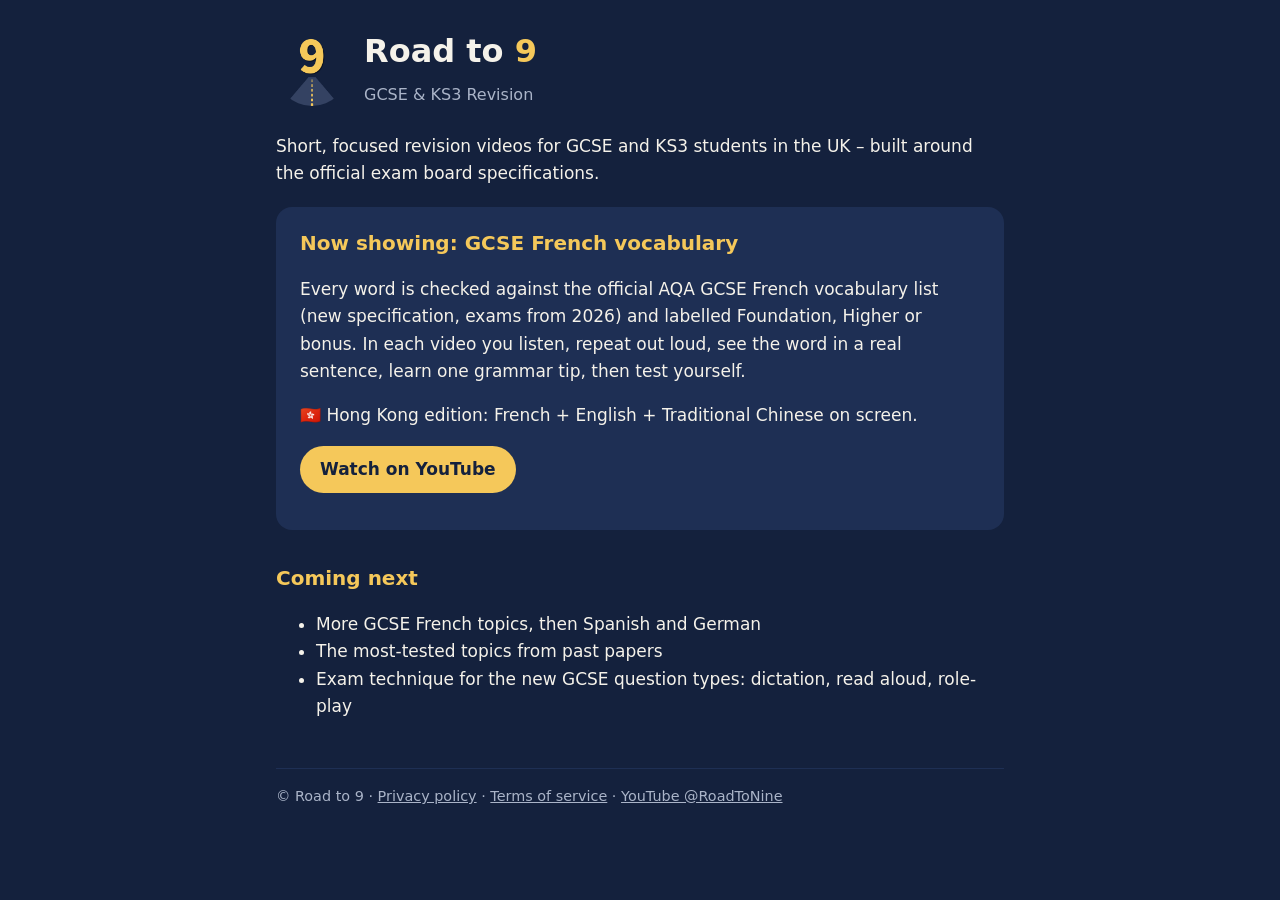
<file: index.html>
<!doctype html>
<html lang="en">
<head>
<meta charset="utf-8">
<meta name="viewport" content="width=device-width, initial-scale=1">
<title>Road to 9 – GCSE &amp; KS3 Revision</title>
<meta name="description" content="Road to 9: free, short GCSE and KS3 revision videos built around the official exam board specifications. Starting with GCSE French vocabulary from the AQA list.">
<link rel="icon" href="favicon.png">
<link rel="stylesheet" href="style.css">
</head>
<body>
<main>
<header>
  <img src="logo.png" alt="Road to 9 logo">
  <h1>Road to <span class="nine">9</span><br><span class="muted" style="font-size:1rem;font-weight:400">GCSE &amp; KS3 Revision</span></h1>
</header>

<p>Short, focused revision videos for GCSE and KS3 students in the UK – built around the official exam board specifications.</p>

<div class="card">
  <h2 style="margin-top:0">Now showing: GCSE French vocabulary</h2>
  <p>Every word is checked against the official AQA GCSE French vocabulary list (new specification, exams from 2026)
  and labelled Foundation, Higher or bonus. In each video you listen, repeat out loud, see the word in a real sentence,
  learn one grammar tip, then test yourself.</p>
  <p>🇭🇰 Hong Kong edition: French + English + Traditional Chinese on screen.</p>
  <p><a class="btn" href="https://www.youtube.com/@RoadToNine?sub_confirmation=1">Watch on YouTube</a></p>
</div>

<h2>Coming next</h2>
<ul>
  <li>More GCSE French topics, then Spanish and German</li>
  <li>The most-tested topics from past papers</li>
  <li>Exam technique for the new GCSE question types: dictation, read aloud, role-play</li>
</ul>

<footer>
  © Road to 9 · <a href="privacy.html">Privacy policy</a> · <a href="terms.html">Terms of service</a> · <a href="https://www.youtube.com/@RoadToNine">YouTube @RoadToNine</a>
</footer>
</main>
</body>
</html>
</file>
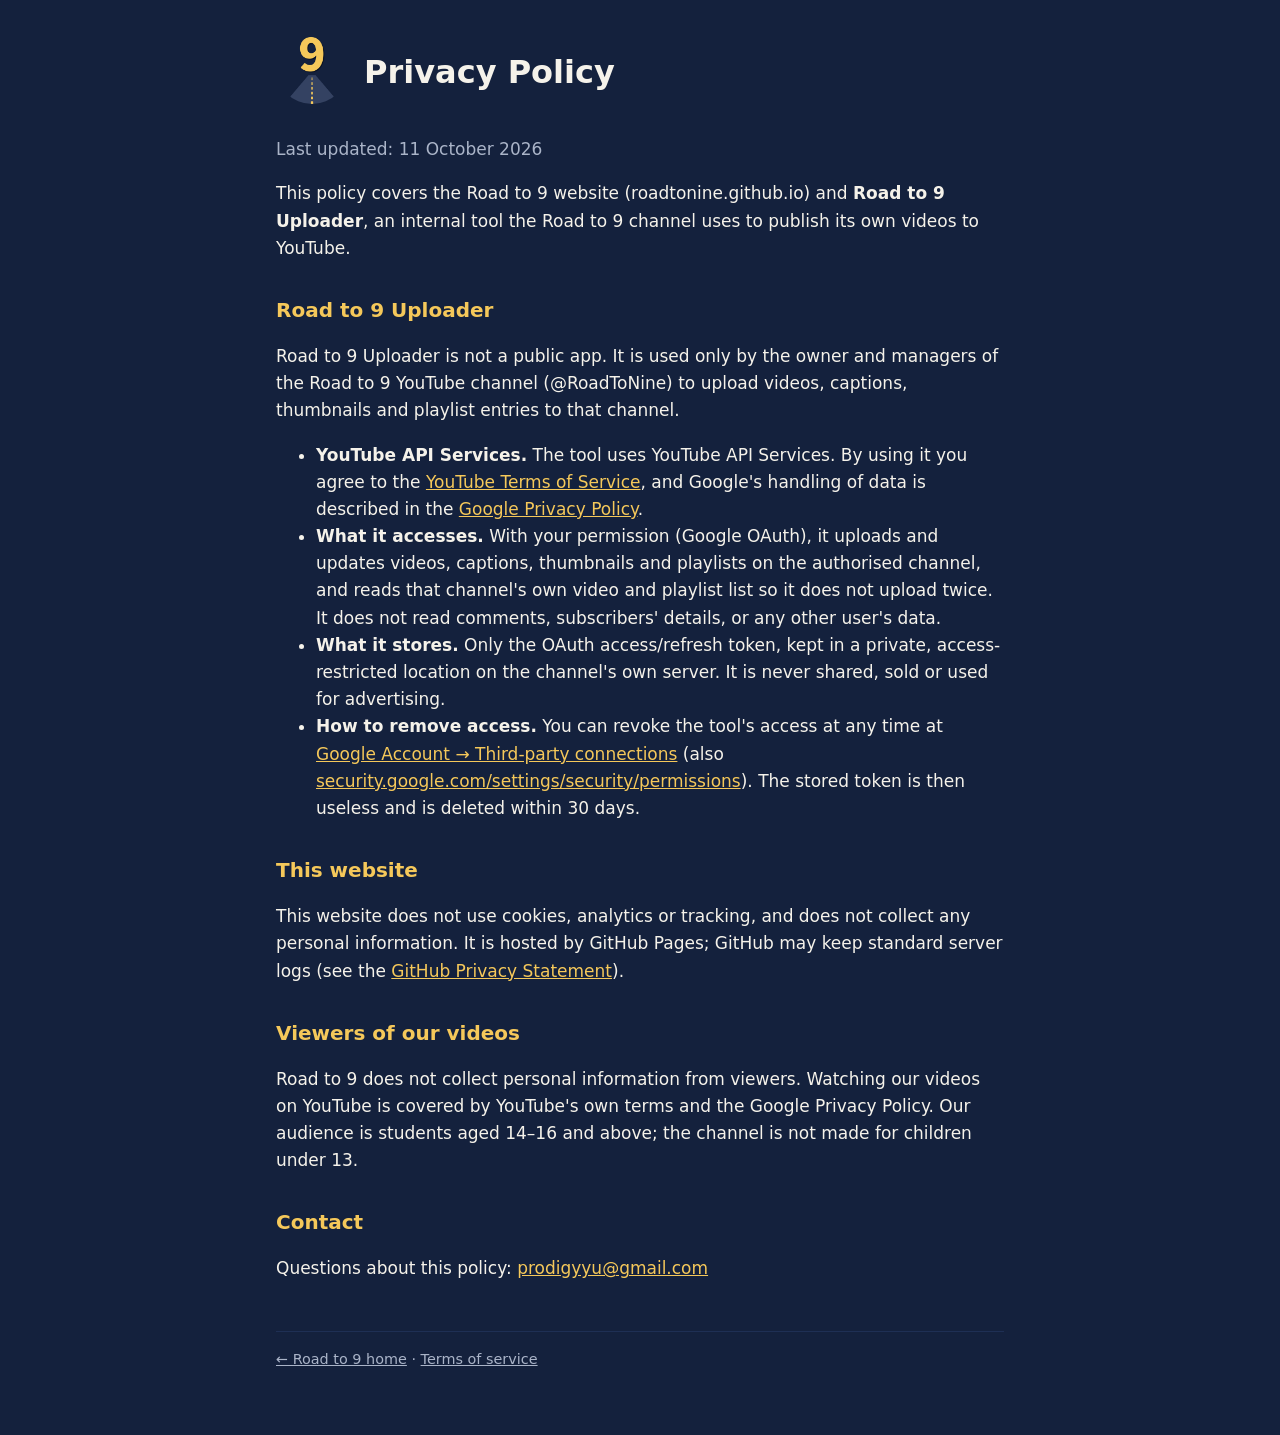
<file: privacy.html>
<!doctype html>
<html lang="en">
<head>
<meta charset="utf-8">
<meta name="viewport" content="width=device-width, initial-scale=1">
<title>Privacy Policy – Road to 9</title>
<link rel="icon" href="favicon.png">
<link rel="stylesheet" href="style.css">
</head>
<body>
<main>
<header>
  <a href="index.html"><img src="logo.png" alt="Road to 9 logo"></a>
  <h1>Privacy Policy</h1>
</header>
<p class="muted">Last updated: 11 October 2026</p>

<p>This policy covers the Road to 9 website (roadtonine.github.io) and <strong>Road to 9 Uploader</strong>,
an internal tool the Road to 9 channel uses to publish its own videos to YouTube.</p>

<h2>Road to 9 Uploader</h2>
<p>Road to 9 Uploader is not a public app. It is used only by the owner and managers of the Road to 9 YouTube channel
(@RoadToNine) to upload videos, captions, thumbnails and playlist entries to that channel.</p>
<ul>
  <li><strong>YouTube API Services.</strong> The tool uses YouTube API Services. By using it you agree to the
    <a href="https://www.youtube.com/t/terms">YouTube Terms of Service</a>, and Google's handling of data is described in the
    <a href="https://policies.google.com/privacy">Google Privacy Policy</a>.</li>
  <li><strong>What it accesses.</strong> With your permission (Google OAuth), it uploads and updates videos, captions,
    thumbnails and playlists on the authorised channel, and reads that channel's own video and playlist list so it
    does not upload twice. It does not read comments, subscribers' details, or any other user's data.</li>
  <li><strong>What it stores.</strong> Only the OAuth access/refresh token, kept in a private, access-restricted
    location on the channel's own server. It is never shared, sold or used for advertising.</li>
  <li><strong>How to remove access.</strong> You can revoke the tool's access at any time at
    <a href="https://myaccount.google.com/permissions">Google Account → Third-party connections</a>
    (also <a href="https://security.google.com/settings/security/permissions">security.google.com/settings/security/permissions</a>).
    The stored token is then useless and is deleted within 30 days.</li>
</ul>

<h2>This website</h2>
<p>This website does not use cookies, analytics or tracking, and does not collect any personal information.
It is hosted by GitHub Pages; GitHub may keep standard server logs (see the
<a href="https://docs.github.com/en/site-policy/privacy-policies/github-general-privacy-statement">GitHub Privacy Statement</a>).</p>

<h2>Viewers of our videos</h2>
<p>Road to 9 does not collect personal information from viewers. Watching our videos on YouTube is covered by
YouTube's own terms and the Google Privacy Policy. Our audience is students aged 14–16 and above; the channel
is not made for children under 13.</p>

<h2>Contact</h2>
<p>Questions about this policy: <a href="mailto:prodigyyu@gmail.com">prodigyyu@gmail.com</a></p>

<footer><a href="index.html">← Road to 9 home</a> · <a href="terms.html">Terms of service</a></footer>
</main>
</body>
</html>
</file>
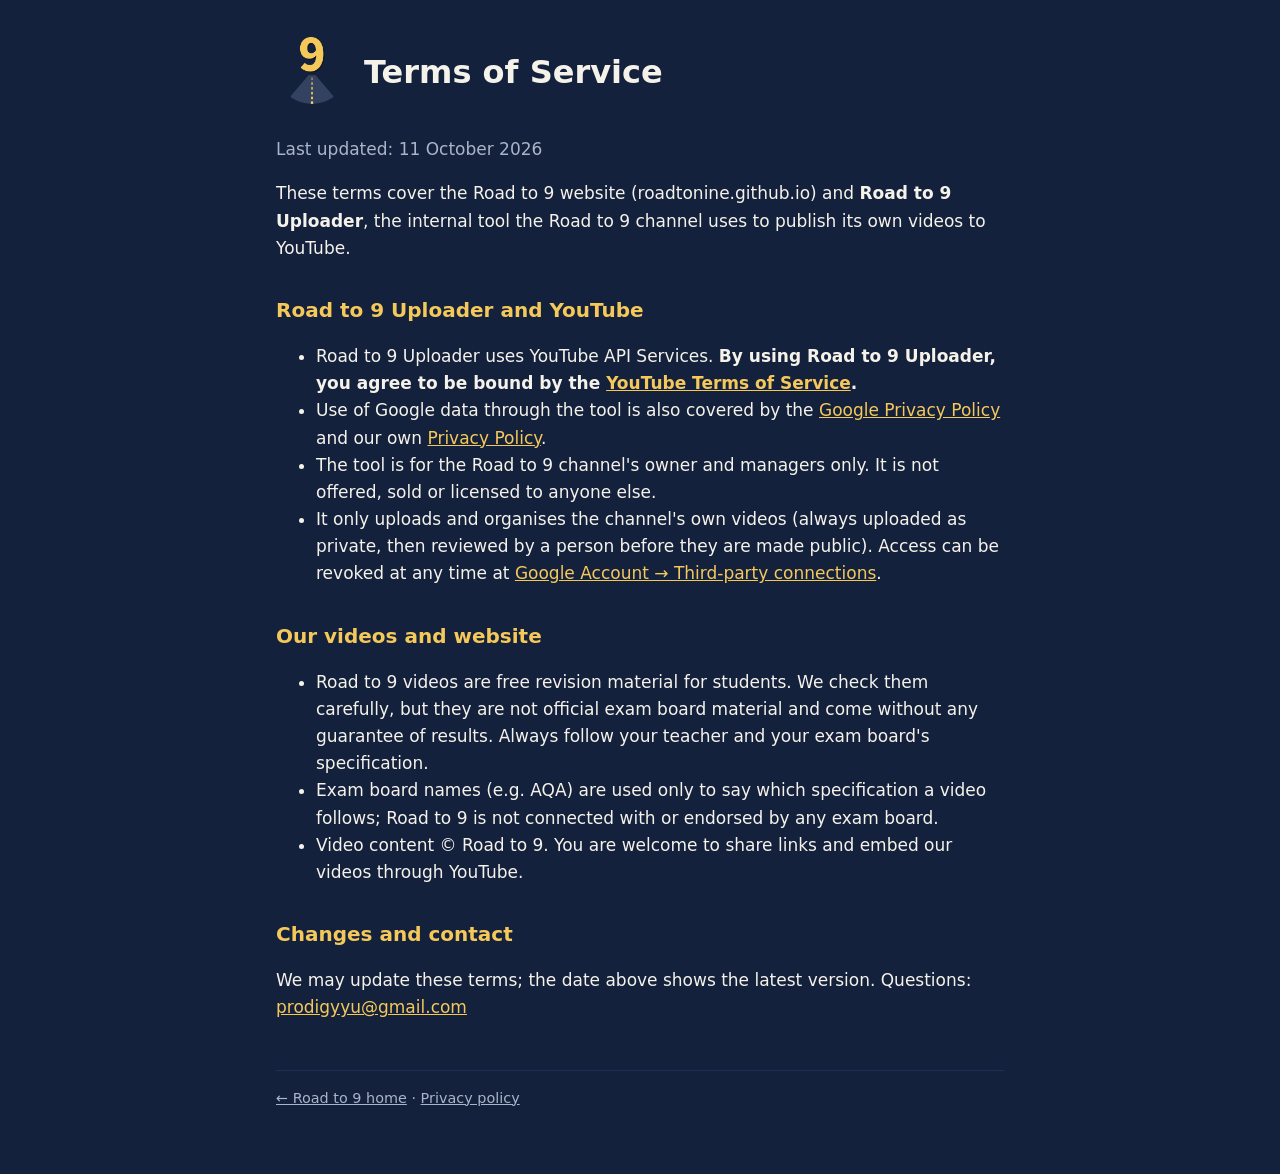
<file: terms.html>
<!doctype html>
<html lang="en">
<head>
<meta charset="utf-8">
<meta name="viewport" content="width=device-width, initial-scale=1">
<title>Terms of Service – Road to 9</title>
<link rel="icon" href="favicon.png">
<link rel="stylesheet" href="style.css">
</head>
<body>
<main>
<header>
  <a href="index.html"><img src="logo.png" alt="Road to 9 logo"></a>
  <h1>Terms of Service</h1>
</header>
<p class="muted">Last updated: 11 October 2026</p>

<p>These terms cover the Road to 9 website (roadtonine.github.io) and <strong>Road to 9 Uploader</strong>,
the internal tool the Road to 9 channel uses to publish its own videos to YouTube.</p>

<h2>Road to 9 Uploader and YouTube</h2>
<ul>
  <li>Road to 9 Uploader uses YouTube API Services. <strong>By using Road to 9 Uploader, you agree to be bound by the
    <a href="https://www.youtube.com/t/terms">YouTube Terms of Service</a>.</strong></li>
  <li>Use of Google data through the tool is also covered by the
    <a href="https://policies.google.com/privacy">Google Privacy Policy</a> and our own
    <a href="privacy.html">Privacy Policy</a>.</li>
  <li>The tool is for the Road to 9 channel's owner and managers only. It is not offered, sold or licensed to anyone else.</li>
  <li>It only uploads and organises the channel's own videos (always uploaded as private, then reviewed by a person
    before they are made public). Access can be revoked at any time at
    <a href="https://myaccount.google.com/permissions">Google Account → Third-party connections</a>.</li>
</ul>

<h2>Our videos and website</h2>
<ul>
  <li>Road to 9 videos are free revision material for students. We check them carefully, but they are not official exam
    board material and come without any guarantee of results. Always follow your teacher and your exam board's specification.</li>
  <li>Exam board names (e.g. AQA) are used only to say which specification a video follows; Road to 9 is not
    connected with or endorsed by any exam board.</li>
  <li>Video content © Road to 9. You are welcome to share links and embed our videos through YouTube.</li>
</ul>

<h2>Changes and contact</h2>
<p>We may update these terms; the date above shows the latest version. Questions:
<a href="mailto:prodigyyu@gmail.com">prodigyyu@gmail.com</a></p>

<footer><a href="index.html">← Road to 9 home</a> · <a href="privacy.html">Privacy policy</a></footer>
</main>
</body>
</html>
</file>
<file: style.css>
:root { --bg: #14213d; --panel: #1e2f54; --ink: #f5f2ea; --muted: #aab4c8; --gold: #f5c85a; }
* { box-sizing: border-box; }
body { margin: 0; background: var(--bg); color: var(--ink); font: 17px/1.6 system-ui, -apple-system, "Segoe UI", Roboto, sans-serif; }
main { max-width: 760px; margin: 0 auto; padding: 32px 16px 64px; }
header { display: flex; align-items: center; gap: 16px; margin-bottom: 24px; }
header img { width: 72px; height: 72px; border-radius: 50%; }
header a { color: var(--ink); text-decoration: none; }
h1 { font-size: 2rem; margin: 0; line-height: 1.2; }
h1 .nine, .gold { color: var(--gold); }
h2 { font-size: 1.25rem; margin: 32px 0 8px; color: var(--gold); }
p, li { color: var(--ink); }
.muted { color: var(--muted); }
.card { background: var(--panel); border-radius: 16px; padding: 20px 24px; margin: 20px 0; }
a { color: var(--gold); }
.btn { display: inline-block; background: var(--gold); color: var(--bg); font-weight: 700; padding: 10px 20px; border-radius: 999px; text-decoration: none; }
footer { margin-top: 48px; font-size: 0.9rem; color: var(--muted); border-top: 1px solid var(--panel); padding-top: 16px; }
footer a { color: var(--muted); }
</file>
